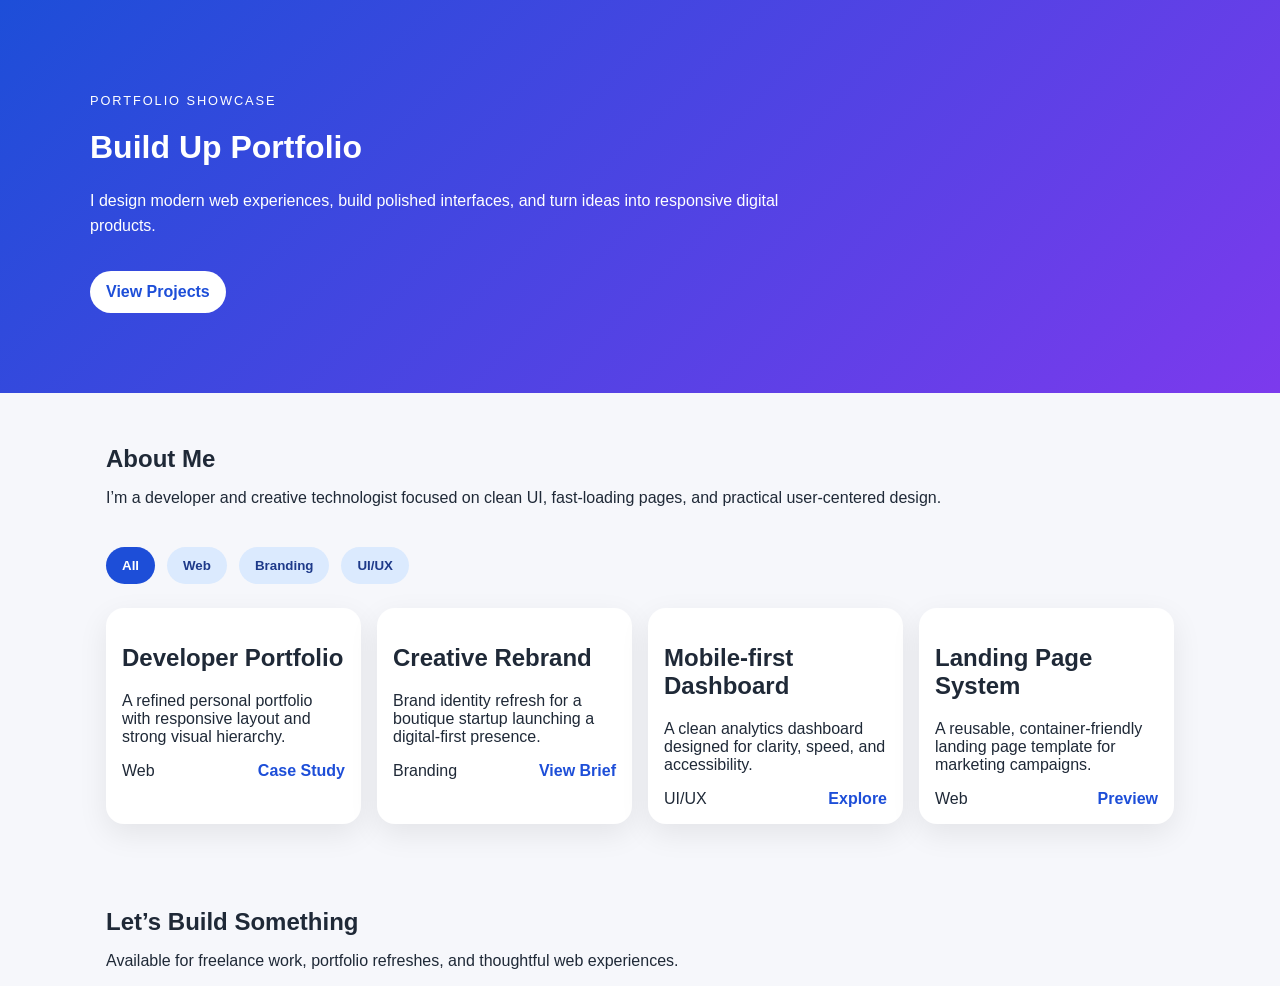
<file: index.html>
<!DOCTYPE html>
<html lang="en">
  <head>
    <meta charset="UTF-8" />
    <meta name="viewport" content="width=device-width, initial-scale=1.0" />
    <title>Build Up Portfolio</title>
    <link rel="stylesheet" href="styles.css" />
  </head>
  <body>
    <header class="hero">
      <div class="hero__content">
        <p class="eyebrow">Portfolio showcase</p>
        <h1>Build Up Portfolio</h1>
        <p class="subtitle">
          I design modern web experiences, build polished interfaces, and turn ideas into responsive digital products.
        </p>
        <a class="cta" href="#projects">View Projects</a>
      </div>
    </header>

    <main>
      <section class="about">
        <div class="section-heading">
          <h2>About Me</h2>
          <p>
            I’m a developer and creative technologist focused on clean UI, fast-loading pages, and practical user-centered design.
          </p>
        </div>
      </section>

      <section class="filters" aria-label="Project categories">
        <button class="filter-btn active" data-category="all">All</button>
        <button class="filter-btn" data-category="web">Web</button>
        <button class="filter-btn" data-category="branding">Branding</button>
        <button class="filter-btn" data-category="ui">UI/UX</button>
      </section>

      <section id="projects" class="catalog">
        <article class="card" data-category="web">
          <h2>Developer Portfolio</h2>
          <p>A refined personal portfolio with responsive layout and strong visual hierarchy.</p>
          <div class="meta-row">
            <span>Web</span>
            <a href="#">Case Study</a>
          </div>
        </article>

        <article class="card" data-category="branding">
          <h2>Creative Rebrand</h2>
          <p>Brand identity refresh for a boutique startup launching a digital-first presence.</p>
          <div class="meta-row">
            <span>Branding</span>
            <a href="#">View Brief</a>
          </div>
        </article>

        <article class="card" data-category="ui">
          <h2>Mobile-first Dashboard</h2>
          <p>A clean analytics dashboard designed for clarity, speed, and accessibility.</p>
          <div class="meta-row">
            <span>UI/UX</span>
            <a href="#">Explore</a>
          </div>
        </article>

        <article class="card" data-category="web">
          <h2>Landing Page System</h2>
          <p>A reusable, container-friendly landing page template for marketing campaigns.</p>
          <div class="meta-row">
            <span>Web</span>
            <a href="#">Preview</a>
          </div>
        </article>
      </section>

      <section class="contact">
        <div class="section-heading">
          <h2>Let’s Build Something</h2>
          <p>Available for freelance work, portfolio refreshes, and thoughtful web experiences.</p>
        </div>
      </section>
    </main>

    <script src="script.js"></script>
  </body>
</html>
</file>
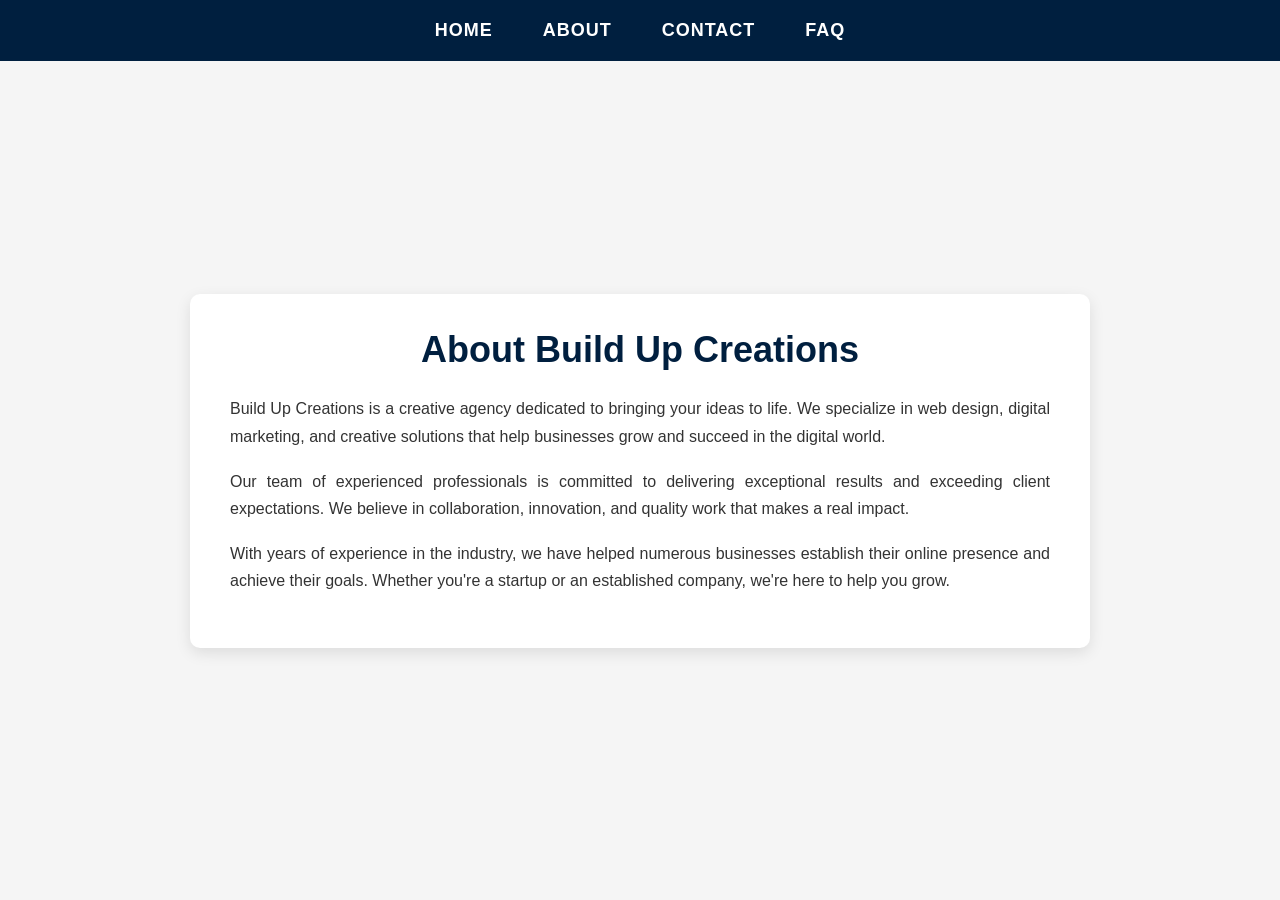
<file: about.html>
<!DOCTYPE html>
<html lang="en">
<head>
    <meta charset="UTF-8">
    <meta name="viewport" content="width=device-width, initial-scale=1.0">
    <title>About - Build Up Creations</title>
    <style>
        * {
            margin: 0;
            padding: 0;
            box-sizing: border-box;
        }

        body {
            font-family: 'Arial', sans-serif;
            background-color: #f5f5f5;
        }

        /* Navigation Bar */
        nav {
            background-color: #001f3f;
            padding: 20px 0;
            position: sticky;
            top: 0;
            z-index: 100;
        }

        nav ul {
            list-style: none;
            display: flex;
            justify-content: center;
            gap: 50px;
        }

        nav ul li {
            display: inline-block;
        }

        nav ul li a {
            color: #ffffff;
            text-decoration: none;
            font-size: 18px;
            font-weight: bold;
            letter-spacing: 1px;
            transition: color 0.3s ease;
        }

        nav ul li a:hover {
            color: #00d4ff;
        }

        /* Main Container */
        .main-container {
            display: flex;
            flex-direction: column;
            align-items: center;
            justify-content: center;
            padding: 60px 40px;
            background-color: #f5f5f5;
            min-height: calc(100vh - 80px);
            max-width: 1200px;
            margin: 0 auto;
        }

        .content-box {
            background-color: #ffffff;
            padding: 35px 40px;
            border-radius: 10px;
            box-shadow: 0 5px 15px rgba(0, 0, 0, 0.1);
            max-width: 900px;
            width: 100%;
        }

        .content-box h1 {
            font-size: 36px;
            color: #001f3f;
            margin-bottom: 24px;
            text-align: center;
        }

        .content-box p {
            font-size: 16px;
            color: #333333;
            line-height: 1.7;
            margin-bottom: 18px;
            text-align: justify;
        }

        /* Responsive Design */
        @media (max-width: 1024px) {
            nav ul {
                gap: 50px;
            }

            nav ul li a {
                font-size: 18px;
            }

            .main-container {
                padding: 60px 40px;
            }

            .content-box {
                padding: 40px 40px;
            }

            .content-box h1 {
                font-size: 36px;
            }
        }

        @media (max-width: 768px) {
            nav ul {
                gap: 30px;
                flex-wrap: wrap;
            }

            nav ul li a {
                font-size: 16px;
            }

            .main-container {
                padding: 40px 20px;
            }

            .content-box {
                padding: 30px 20px;
            }

            .content-box h1 {
                font-size: 28px;
            }

            .content-box p {
                font-size: 16px;
            }
        }

        @media (max-width: 480px) {
            nav ul {
                gap: 15px;
                flex-wrap: wrap;
            }

            nav ul li a {
                font-size: 14px;
            }

            .main-container {
                padding: 30px 15px;
            }

            .content-box {
                padding: 20px 15px;
            }

            .content-box h1 {
                font-size: 22px;
            }

            .content-box p {
                font-size: 14px;
            }
        }
    </style>
</head>
<body>
    <nav>
        <ul>
            <li><a href="index2.html">HOME</a></li>
            <li><a href="about.html">ABOUT</a></li>
            <li><a href="contact.html">CONTACT</a></li>
            <li><a href="faq.html">FAQ</a></li>
        </ul>
    </nav>

    <div class="main-container">
        <div class="content-box">
            <h1>About Build Up Creations</h1>
            <p>
                Build Up Creations is a creative agency dedicated to bringing your ideas to life. We specialize in web design, 
                digital marketing, and creative solutions that help businesses grow and succeed in the digital world.
            </p>
            <p>
                Our team of experienced professionals is committed to delivering exceptional results and exceeding client expectations. 
                We believe in collaboration, innovation, and quality work that makes a real impact.
            </p>
            <p>
                With years of experience in the industry, we have helped numerous businesses establish their online presence and 
                achieve their goals. Whether you're a startup or an established company, we're here to help you grow.
            </p>
        </div>
    </div>
</body>
</html>
</file>
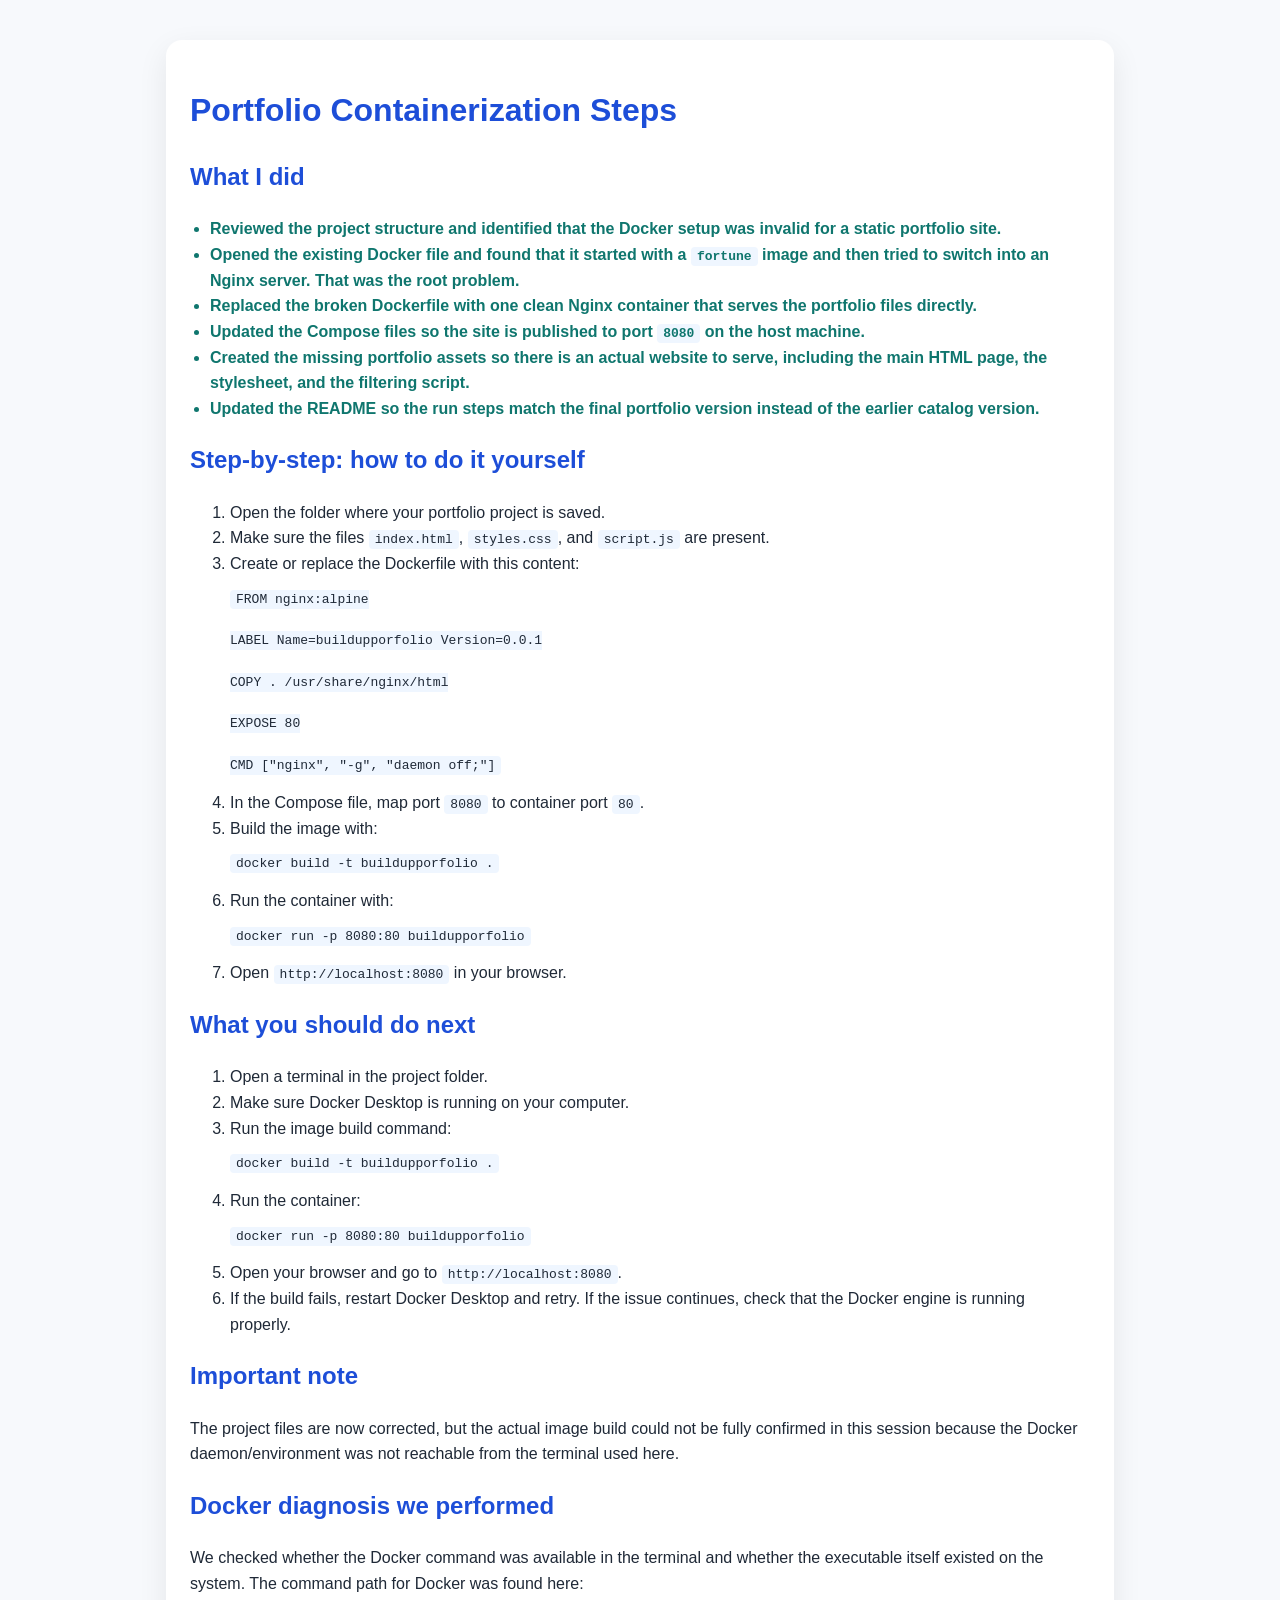
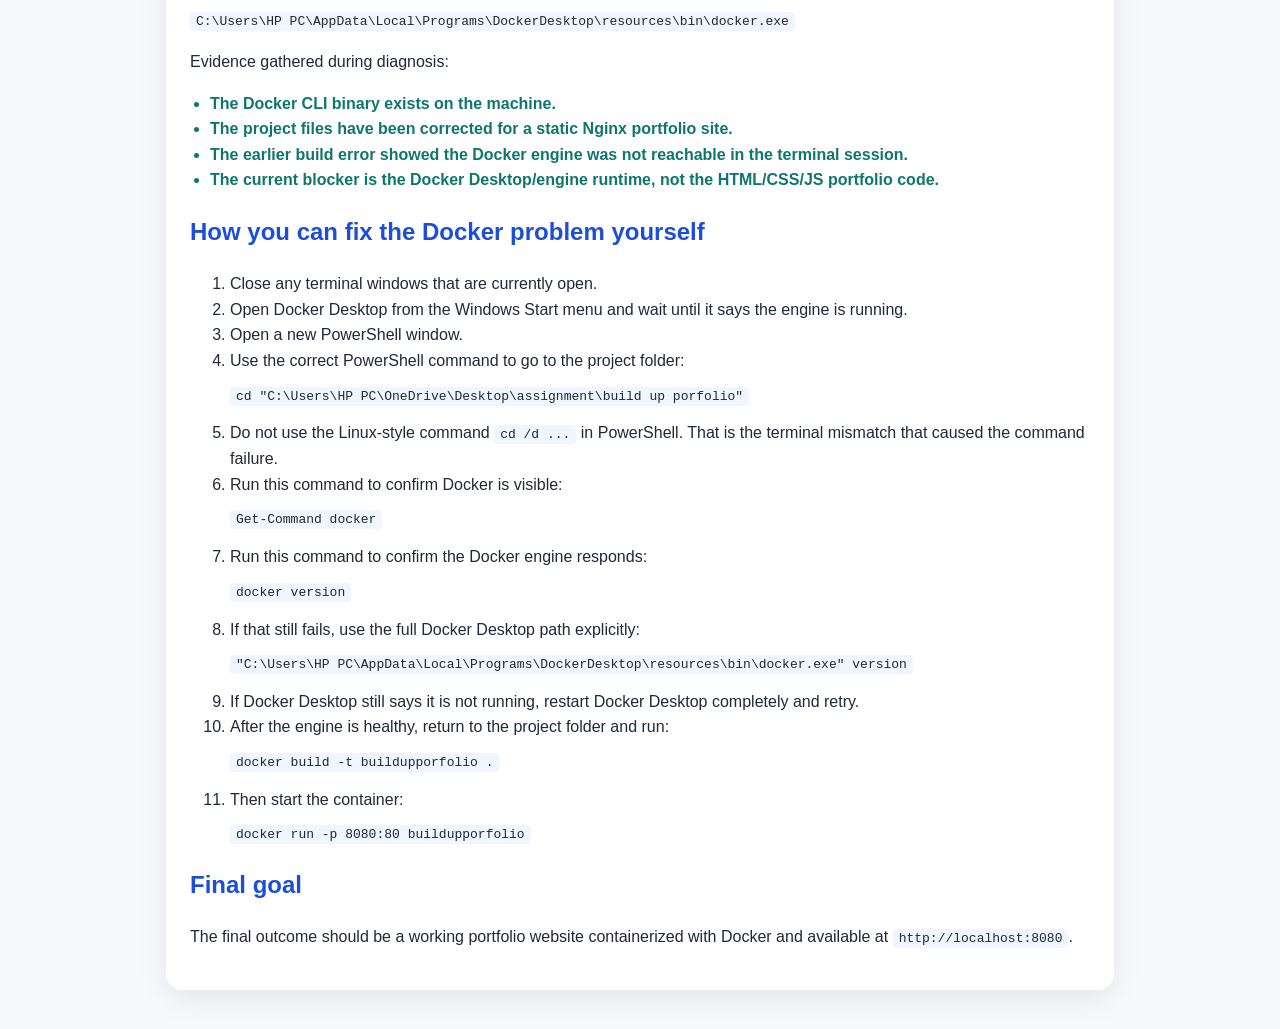
<file: steps.html>
<!DOCTYPE html>
<html lang="en">
<head>
  <meta charset="UTF-8" />
  <meta name="viewport" content="width=device-width, initial-scale=1.0" />
  <title>Portfolio Containerization Steps</title>
  <style>
    body {
      font-family: Arial, sans-serif;
      margin: 40px;
      line-height: 1.6;
      background: #f7f9fc;
      color: #1f2937;
    }
    .container {
      max-width: 900px;
      margin: 0 auto;
      background: white;
      padding: 24px;
      border-radius: 16px;
      box-shadow: 0 10px 30px rgba(0,0,0,0.08);
    }
    h1, h2 {
      color: #1d4ed8;
    }
    ul {
      padding-left: 20px;
    }
    .done {
      color: #0f766e;
      font-weight: bold;
    }
    .next {
      color: #b45309;
      font-weight: bold;
    }
    code {
      background: #eff6ff;
      padding: 2px 6px;
      border-radius: 4px;
    }
  </style>
</head>
<body>
  <div class="container">
    <h1>Portfolio Containerization Steps</h1>

    <h2>What I did</h2>
    <ul>
      <li class="done">Reviewed the project structure and identified that the Docker setup was invalid for a static portfolio site.</li>
      <li class="done">Opened the existing Docker file and found that it started with a <code>fortune</code> image and then tried to switch into an Nginx server. That was the root problem.</li>
      <li class="done">Replaced the broken Dockerfile with one clean Nginx container that serves the portfolio files directly.</li>
      <li class="done">Updated the Compose files so the site is published to port <code>8080</code> on the host machine.</li>
      <li class="done">Created the missing portfolio assets so there is an actual website to serve, including the main HTML page, the stylesheet, and the filtering script.</li>
      <li class="done">Updated the README so the run steps match the final portfolio version instead of the earlier catalog version.</li>
    </ul>

    <h2>Step-by-step: how to do it yourself</h2>
    <ol>
      <li>Open the folder where your portfolio project is saved.</li>
      <li>Make sure the files <code>index.html</code>, <code>styles.css</code>, and <code>script.js</code> are present.</li>
      <li>Create or replace the Dockerfile with this content:</li>
      <pre><code>FROM nginx:alpine

LABEL Name=buildupporfolio Version=0.0.1

COPY . /usr/share/nginx/html

EXPOSE 80

CMD ["nginx", "-g", "daemon off;"]</code></pre>
      <li>In the Compose file, map port <code>8080</code> to container port <code>80</code>.</li>
      <li>Build the image with:</li>
      <pre><code>docker build -t buildupporfolio .</code></pre>
      <li>Run the container with:</li>
      <pre><code>docker run -p 8080:80 buildupporfolio</code></pre>
      <li>Open <code>http://localhost:8080</code> in your browser.</li>
    </ol>

    <h2>What you should do next</h2>
    <ol>
      <li>Open a terminal in the project folder.</li>
      <li>Make sure Docker Desktop is running on your computer.</li>
      <li>Run the image build command:</li>
      <pre><code>docker build -t buildupporfolio .</code></pre>
      <li>Run the container:</li>
      <pre><code>docker run -p 8080:80 buildupporfolio</code></pre>
      <li>Open your browser and go to <code>http://localhost:8080</code>.</li>
      <li>If the build fails, restart Docker Desktop and retry. If the issue continues, check that the Docker engine is running properly.</li>
    </ol>

    <h2>Important note</h2>
    <p>
      The project files are now corrected, but the actual image build could not be fully confirmed in this session because the Docker daemon/environment was not reachable from the terminal used here.
    </p>

    <h2>Docker diagnosis we performed</h2>
    <p>
      We checked whether the Docker command was available in the terminal and whether the executable itself existed on the system. The command path for Docker was found here:
    </p>
    <pre><code>C:\Users\HP PC\AppData\Local\Programs\DockerDesktop\resources\bin\docker.exe</code></pre>
    <p>
      Evidence gathered during diagnosis:
    </p>
    <ul>
      <li class="done">The Docker CLI binary exists on the machine.</li>
      <li class="done">The project files have been corrected for a static Nginx portfolio site.</li>
      <li class="done">The earlier build error showed the Docker engine was not reachable in the terminal session.</li>
      <li class="done">The current blocker is the Docker Desktop/engine runtime, not the HTML/CSS/JS portfolio code.</li>
    </ul>

    <h2>How you can fix the Docker problem yourself</h2>
    <ol>
      <li>Close any terminal windows that are currently open.</li>
      <li>Open Docker Desktop from the Windows Start menu and wait until it says the engine is running.</li>
      <li>Open a new PowerShell window.</li>
      <li>Use the correct PowerShell command to go to the project folder:</li>
      <pre><code>cd "C:\Users\HP PC\OneDrive\Desktop\assignment\build up porfolio"</code></pre>
      <li>Do not use the Linux-style command <code>cd /d ...</code> in PowerShell. That is the terminal mismatch that caused the command failure.</li>
      <li>Run this command to confirm Docker is visible:</li>
      <pre><code>Get-Command docker</code></pre>
      <li>Run this command to confirm the Docker engine responds:</li>
      <pre><code>docker version</code></pre>
      <li>If that still fails, use the full Docker Desktop path explicitly:</li>
      <pre><code>"C:\Users\HP PC\AppData\Local\Programs\DockerDesktop\resources\bin\docker.exe" version</code></pre>
      <li>If Docker Desktop still says it is not running, restart Docker Desktop completely and retry.</li>
      <li>After the engine is healthy, return to the project folder and run:</li>
      <pre><code>docker build -t buildupporfolio .</code></pre>
      <li>Then start the container:</li>
      <pre><code>docker run -p 8080:80 buildupporfolio</code></pre>
    </ol>

    <h2>Final goal</h2>
    <p>
      The final outcome should be a working portfolio website containerized with Docker and available at <code>http://localhost:8080</code>.
    </p>
  </div>

</body>
</html>
</file>
<file: styles.css>
* {
  box-sizing: border-box;
}

body {
  margin: 0;
  font-family: Arial, Helvetica, sans-serif;
  background: #f6f7fb;
  color: #1f2937;
}

.hero {
  background: linear-gradient(135deg, #1d4ed8, #7c3aed);
  color: white;
  padding: 4rem 1rem;
}

.hero__content,
.about,
.filters,
.catalog,
.contact {
  max-width: 1100px;
  margin: 0 auto;
}

.hero__content {
  padding: 1rem 0;
}

.eyebrow {
  text-transform: uppercase;
  letter-spacing: 0.15em;
  font-size: 0.8rem;
}

.subtitle {
  max-width: 700px;
  line-height: 1.6;
}

.cta {
  display: inline-block;
  margin-top: 1rem;
  background: #fff;
  color: #1d4ed8;
  text-decoration: none;
  padding: 0.75rem 1rem;
  border-radius: 999px;
  font-weight: 700;
}

.about,
.contact {
  padding: 2rem 1rem 0;
}

.section-heading h2 {
  margin-bottom: 0.5rem;
}

.filters {
  display: flex;
  flex-wrap: wrap;
  gap: 0.75rem;
  padding: 1.5rem 1rem 0;
}

.filter-btn {
  border: none;
  border-radius: 999px;
  background: #dbeafe;
  color: #1e3a8a;
  padding: 0.7rem 1rem;
  cursor: pointer;
  font-weight: 700;
}

.filter-btn.active {
  background: #1d4ed8;
  color: white;
}

.catalog {
  display: grid;
  grid-template-columns: repeat(auto-fit, minmax(220px, 1fr));
  gap: 1rem;
  padding: 1.5rem 1rem 2rem;
}

.card {
  background: white;
  border-radius: 18px;
  box-shadow: 0 10px 30px rgba(0, 0, 0, 0.08);
  padding: 1rem;
}

.card.hide {
  display: none;
}

.meta-row {
  display: flex;
  justify-content: space-between;
  align-items: center;
  gap: 1rem;
  margin-top: 1rem;
}

.meta-row a {
  color: #1d4ed8;
  text-decoration: none;
  font-weight: 700;
}
</file>
